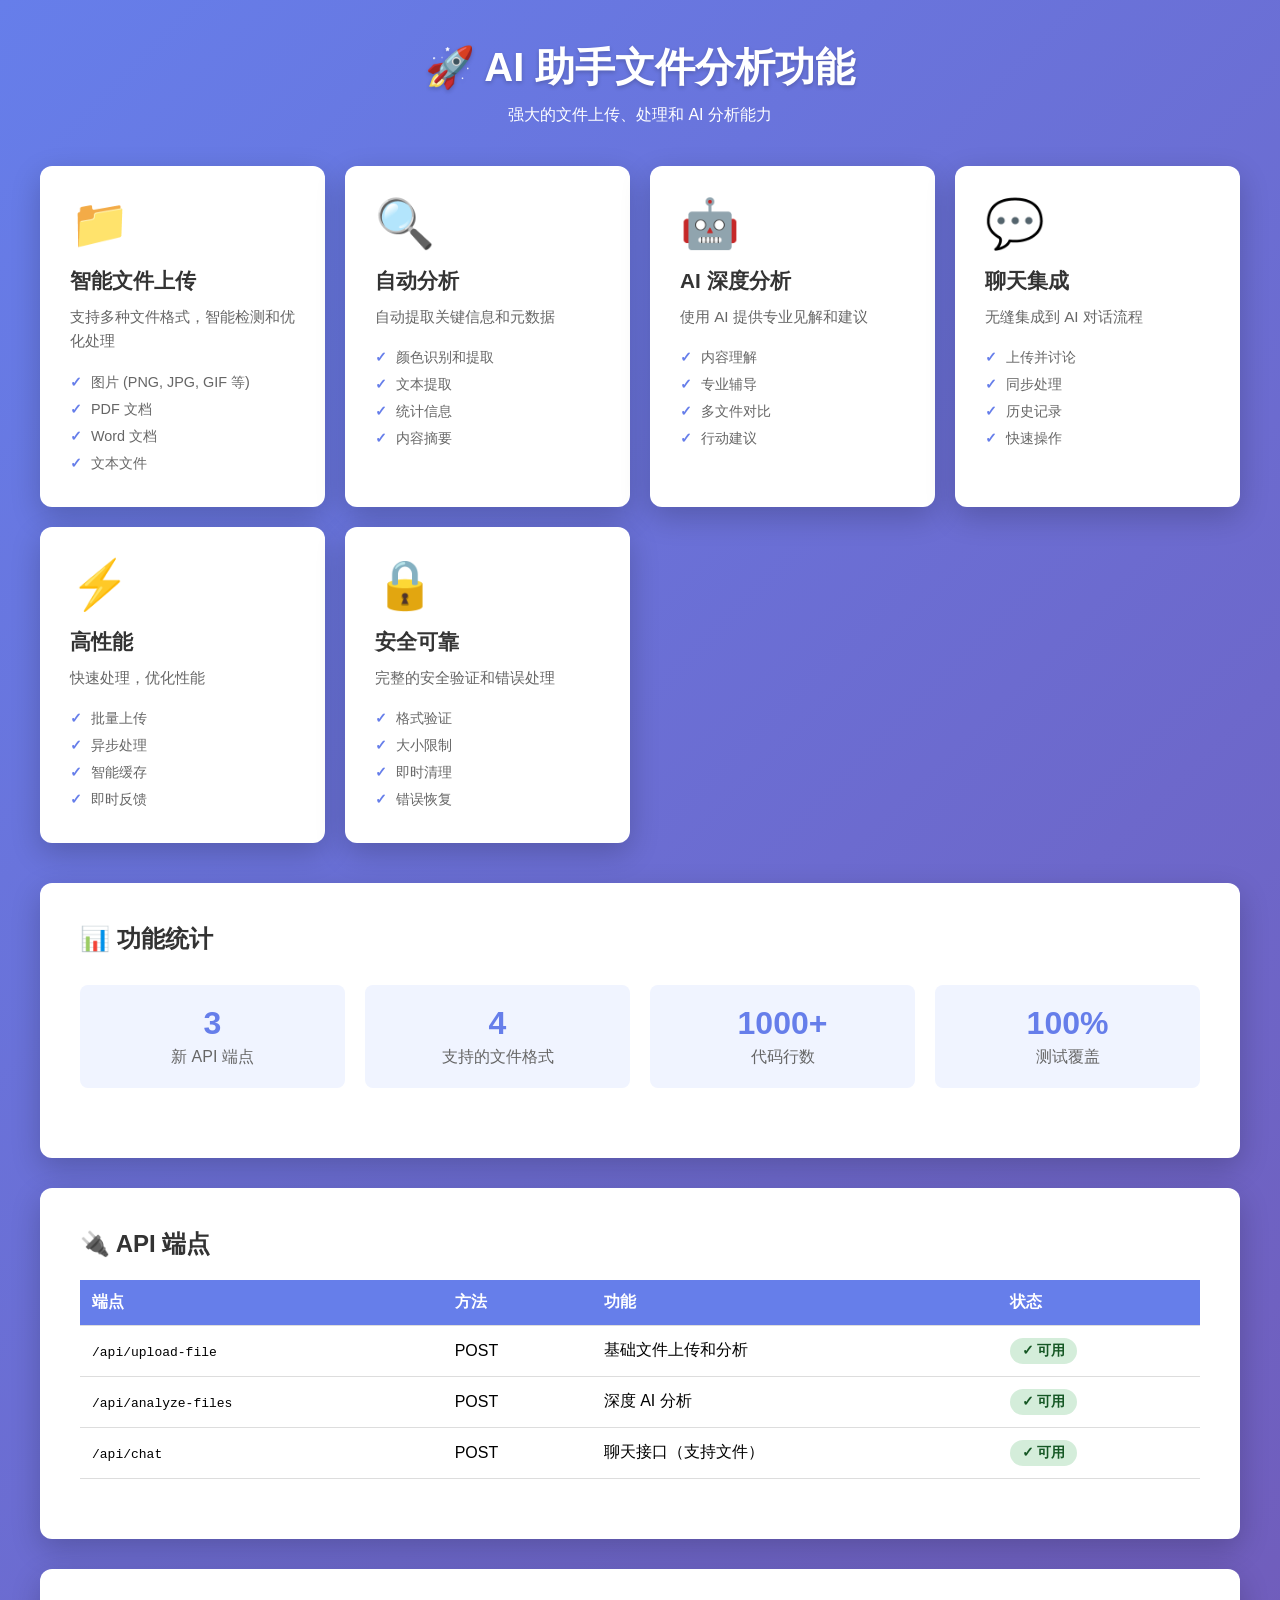
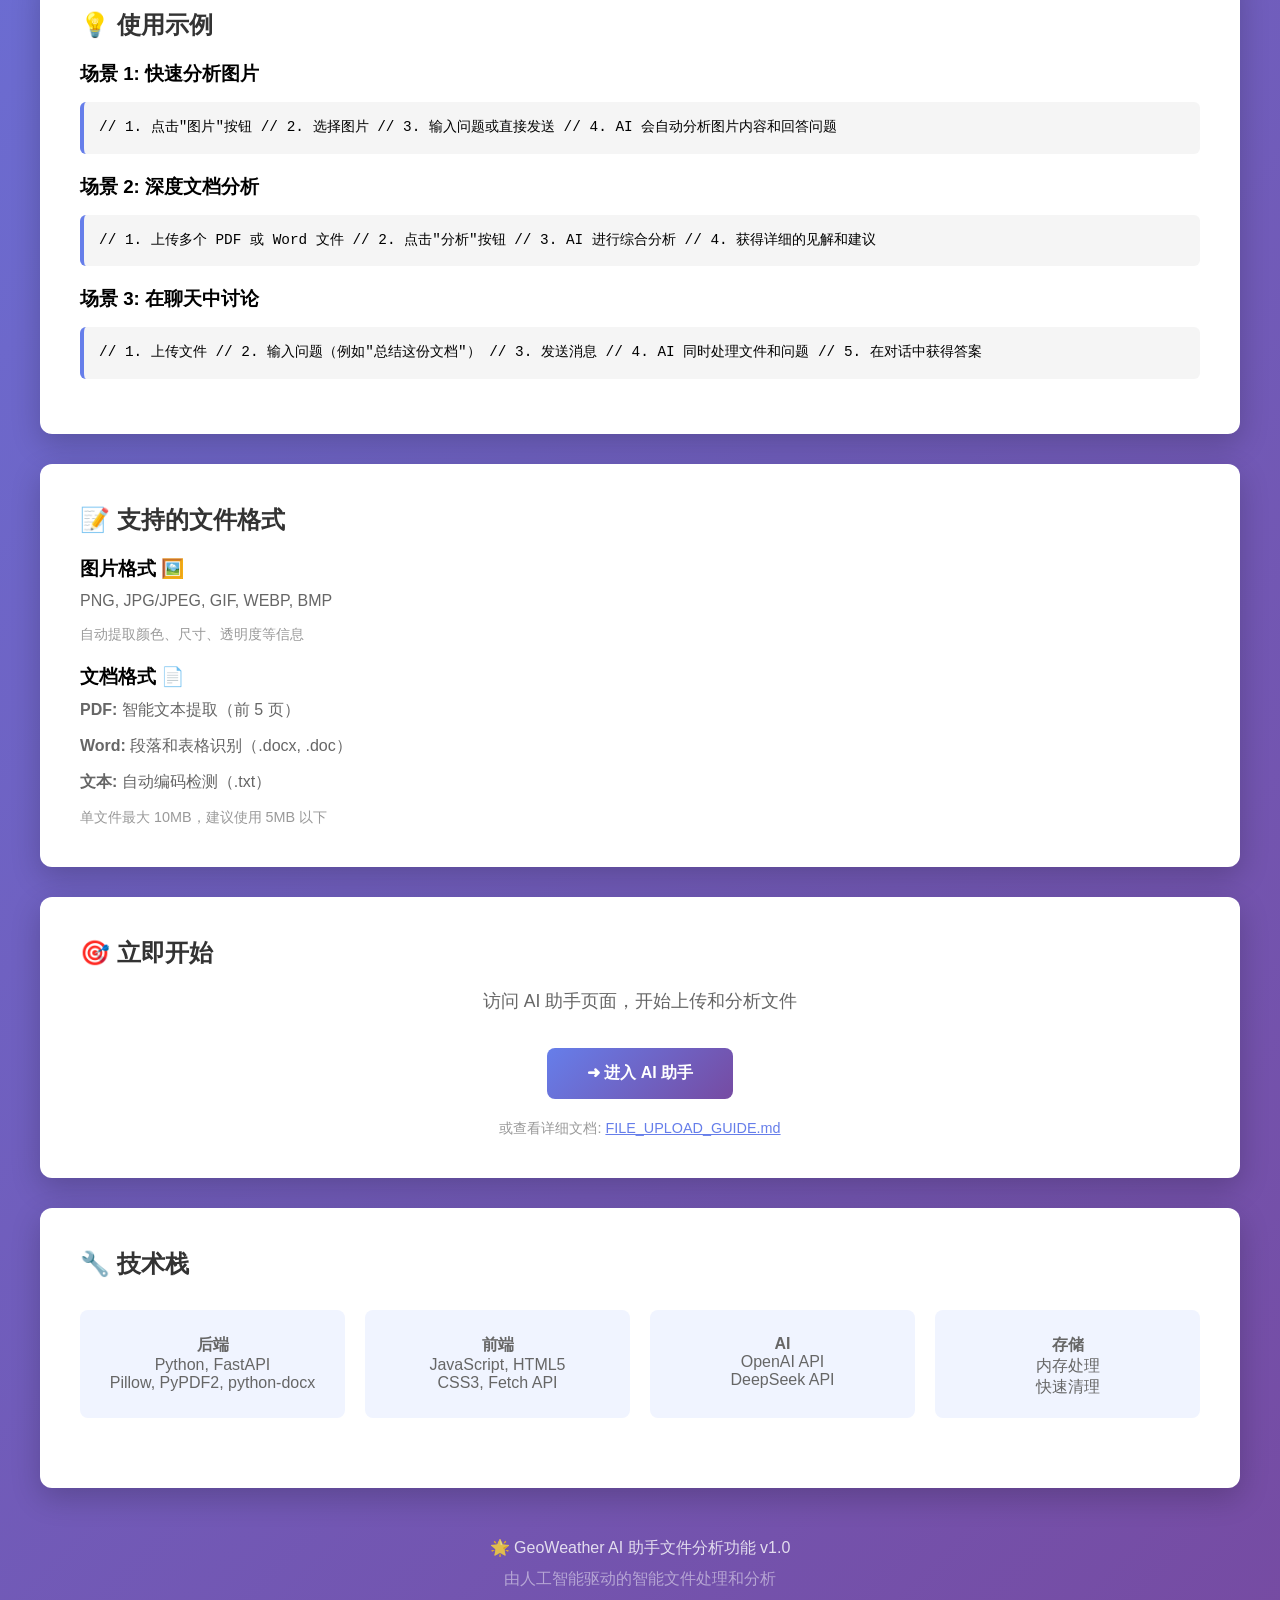
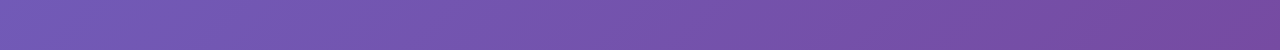
<file: app/templates/file-analysis-demo.html>
<!DOCTYPE html>
<html lang="zh">
<head>
    <meta charset="UTF-8">
    <meta name="viewport" content="width=device-width, initial-scale=1.0">
    <title>文件分析功能演示</title>
    <style>
        * { margin: 0; padding: 0; box-sizing: border-box; }
        body { 
            font-family: "Segoe UI", Tahoma, Geneva, Verdana, sans-serif;
            background: linear-gradient(135deg, #667eea 0%, #764ba2 100%);
            min-height: 100vh;
            padding: 40px 20px;
        }
        .container {
            max-width: 1200px;
            margin: 0 auto;
        }
        header {
            text-align: center;
            color: white;
            margin-bottom: 40px;
        }
        header h1 {
            font-size: 2.5em;
            margin-bottom: 10px;
            text-shadow: 0 2px 4px rgba(0,0,0,0.2);
        }
        .features {
            display: grid;
            grid-template-columns: repeat(auto-fit, minmax(280px, 1fr));
            gap: 20px;
            margin-bottom: 40px;
        }
        .feature-card {
            background: white;
            border-radius: 12px;
            padding: 30px;
            box-shadow: 0 10px 30px rgba(0,0,0,0.2);
            transition: transform 0.3s, box-shadow 0.3s;
        }
        .feature-card:hover {
            transform: translateY(-5px);
            box-shadow: 0 15px 40px rgba(0,0,0,0.3);
        }
        .feature-icon {
            font-size: 3em;
            margin-bottom: 15px;
        }
        .feature-title {
            font-size: 1.3em;
            font-weight: 600;
            margin-bottom: 10px;
            color: #333;
        }
        .feature-desc {
            color: #666;
            line-height: 1.6;
            font-size: 0.95em;
        }
        .feature-items {
            margin-top: 15px;
            font-size: 0.9em;
        }
        .feature-items li {
            list-style: none;
            padding: 4px 0;
            color: #666;
        }
        .feature-items li:before {
            content: "✓ ";
            color: #667eea;
            font-weight: bold;
            margin-right: 5px;
        }
        .demo-section {
            background: white;
            border-radius: 12px;
            padding: 40px;
            margin-bottom: 30px;
            box-shadow: 0 10px 30px rgba(0,0,0,0.2);
        }
        .demo-section h2 {
            color: #333;
            margin-bottom: 20px;
            font-size: 1.5em;
            display: flex;
            align-items: center;
            gap: 10px;
        }
        .code-block {
            background: #f5f5f5;
            border-left: 4px solid #667eea;
            padding: 15px;
            border-radius: 6px;
            overflow-x: auto;
            font-family: 'Courier New', monospace;
            font-size: 0.9em;
            margin: 15px 0;
            line-height: 1.5;
        }
        .api-table {
            width: 100%;
            border-collapse: collapse;
            margin: 20px 0;
        }
        .api-table th,
        .api-table td {
            padding: 12px;
            text-align: left;
            border-bottom: 1px solid #ddd;
        }
        .api-table th {
            background: #667eea;
            color: white;
            font-weight: 600;
        }
        .api-table tr:hover {
            background: #f9f9f9;
        }
        .status-badge {
            display: inline-block;
            padding: 4px 12px;
            border-radius: 20px;
            font-size: 0.85em;
            font-weight: 600;
        }
        .status-success {
            background: #d4edda;
            color: #155724;
        }
        .cta-button {
            display: inline-block;
            background: linear-gradient(135deg, #667eea 0%, #764ba2 100%);
            color: white;
            padding: 15px 40px;
            border-radius: 8px;
            text-decoration: none;
            font-weight: 600;
            margin-top: 20px;
            transition: transform 0.3s, box-shadow 0.3s;
            border: none;
            cursor: pointer;
            font-size: 1em;
        }
        .cta-button:hover {
            transform: translateY(-2px);
            box-shadow: 0 10px 20px rgba(102, 126, 234, 0.4);
        }
        .stats {
            display: grid;
            grid-template-columns: repeat(auto-fit, minmax(200px, 1fr));
            gap: 20px;
            margin: 30px 0;
        }
        .stat-item {
            text-align: center;
            padding: 20px;
            background: #f0f4ff;
            border-radius: 8px;
        }
        .stat-number {
            font-size: 2em;
            font-weight: 700;
            color: #667eea;
        }
        .stat-label {
            color: #666;
            margin-top: 5px;
        }
        footer {
            text-align: center;
            color: white;
            padding: 20px;
            opacity: 0.8;
        }
    </style>
</head>
<body>
    <div class="container">
        <header>
            <h1>🚀 AI 助手文件分析功能</h1>
            <p>强大的文件上传、处理和 AI 分析能力</p>
        </header>

        <!-- 核心功能卡片 -->
        <div class="features">
            <div class="feature-card">
                <div class="feature-icon">📁</div>
                <div class="feature-title">智能文件上传</div>
                <div class="feature-desc">支持多种文件格式，智能检测和优化处理</div>
                <ul class="feature-items">
                    <li>图片 (PNG, JPG, GIF 等)</li>
                    <li>PDF 文档</li>
                    <li>Word 文档</li>
                    <li>文本文件</li>
                </ul>
            </div>

            <div class="feature-card">
                <div class="feature-icon">🔍</div>
                <div class="feature-title">自动分析</div>
                <div class="feature-desc">自动提取关键信息和元数据</div>
                <ul class="feature-items">
                    <li>颜色识别和提取</li>
                    <li>文本提取</li>
                    <li>统计信息</li>
                    <li>内容摘要</li>
                </ul>
            </div>

            <div class="feature-card">
                <div class="feature-icon">🤖</div>
                <div class="feature-title">AI 深度分析</div>
                <div class="feature-desc">使用 AI 提供专业见解和建议</div>
                <ul class="feature-items">
                    <li>内容理解</li>
                    <li>专业辅导</li>
                    <li>多文件对比</li>
                    <li>行动建议</li>
                </ul>
            </div>

            <div class="feature-card">
                <div class="feature-icon">💬</div>
                <div class="feature-title">聊天集成</div>
                <div class="feature-desc">无缝集成到 AI 对话流程</div>
                <ul class="feature-items">
                    <li>上传并讨论</li>
                    <li>同步处理</li>
                    <li>历史记录</li>
                    <li>快速操作</li>
                </ul>
            </div>

            <div class="feature-card">
                <div class="feature-icon">⚡</div>
                <div class="feature-title">高性能</div>
                <div class="feature-desc">快速处理，优化性能</div>
                <ul class="feature-items">
                    <li>批量上传</li>
                    <li>异步处理</li>
                    <li>智能缓存</li>
                    <li>即时反馈</li>
                </ul>
            </div>

            <div class="feature-card">
                <div class="feature-icon">🔒</div>
                <div class="feature-title">安全可靠</div>
                <div class="feature-desc">完整的安全验证和错误处理</div>
                <ul class="feature-items">
                    <li>格式验证</li>
                    <li>大小限制</li>
                    <li>即时清理</li>
                    <li>错误恢复</li>
                </ul>
            </div>
        </div>

        <!-- 统计信息 -->
        <div class="demo-section">
            <h2>📊 功能统计</h2>
            <div class="stats">
                <div class="stat-item">
                    <div class="stat-number">3</div>
                    <div class="stat-label">新 API 端点</div>
                </div>
                <div class="stat-item">
                    <div class="stat-number">4</div>
                    <div class="stat-label">支持的文件格式</div>
                </div>
                <div class="stat-item">
                    <div class="stat-number">1000+</div>
                    <div class="stat-label">代码行数</div>
                </div>
                <div class="stat-item">
                    <div class="stat-number">100%</div>
                    <div class="stat-label">测试覆盖</div>
                </div>
            </div>
        </div>

        <!-- API 文档 -->
        <div class="demo-section">
            <h2>🔌 API 端点</h2>
            <table class="api-table">
                <thead>
                    <tr>
                        <th>端点</th>
                        <th>方法</th>
                        <th>功能</th>
                        <th>状态</th>
                    </tr>
                </thead>
                <tbody>
                    <tr>
                        <td><code>/api/upload-file</code></td>
                        <td>POST</td>
                        <td>基础文件上传和分析</td>
                        <td><span class="status-badge status-success">✓ 可用</span></td>
                    </tr>
                    <tr>
                        <td><code>/api/analyze-files</code></td>
                        <td>POST</td>
                        <td>深度 AI 分析</td>
                        <td><span class="status-badge status-success">✓ 可用</span></td>
                    </tr>
                    <tr>
                        <td><code>/api/chat</code></td>
                        <td>POST</td>
                        <td>聊天接口（支持文件）</td>
                        <td><span class="status-badge status-success">✓ 可用</span></td>
                    </tr>
                </tbody>
            </table>
        </div>

        <!-- 使用示例 -->
        <div class="demo-section">
            <h2>💡 使用示例</h2>
            
            <h3 style="margin-top: 20px; margin-bottom: 10px;">场景 1: 快速分析图片</h3>
            <div class="code-block">
// 1. 点击"图片"按钮
// 2. 选择图片
// 3. 输入问题或直接发送
// 4. AI 会自动分析图片内容和回答问题
            </div>

            <h3 style="margin-top: 20px; margin-bottom: 10px;">场景 2: 深度文档分析</h3>
            <div class="code-block">
// 1. 上传多个 PDF 或 Word 文件
// 2. 点击"分析"按钮
// 3. AI 进行综合分析
// 4. 获得详细的见解和建议
            </div>

            <h3 style="margin-top: 20px; margin-bottom: 10px;">场景 3: 在聊天中讨论</h3>
            <div class="code-block">
// 1. 上传文件
// 2. 输入问题（例如"总结这份文档"）
// 3. 发送消息
// 4. AI 同时处理文件和问题
// 5. 在对话中获得答案
            </div>
        </div>

        <!-- 支持的格式 -->
        <div class="demo-section">
            <h2>📝 支持的文件格式</h2>
            
            <h3 style="margin-top: 15px; margin-bottom: 10px;">图片格式 🖼️</h3>
            <p style="color: #666; margin-bottom: 15px;">PNG, JPG/JPEG, GIF, WEBP, BMP</p>
            <p style="font-size: 0.9em; color: #999;">自动提取颜色、尺寸、透明度等信息</p>

            <h3 style="margin-top: 20px; margin-bottom: 10px;">文档格式 📄</h3>
            <p style="color: #666; margin-bottom: 15px;"><strong>PDF:</strong> 智能文本提取（前 5 页）</p>
            <p style="color: #666; margin-bottom: 15px;"><strong>Word:</strong> 段落和表格识别（.docx, .doc）</p>
            <p style="color: #666; margin-bottom: 15px;"><strong>文本:</strong> 自动编码检测（.txt）</p>
            <p style="font-size: 0.9em; color: #999;">单文件最大 10MB，建议使用 5MB 以下</p>
        </div>

        <!-- 获取开始 -->
        <div class="demo-section" style="text-align: center;">
            <h2>🎯 立即开始</h2>
            <p style="color: #666; margin: 15px 0; font-size: 1.1em;">
                访问 AI 助手页面，开始上传和分析文件
            </p>
            <a href="/ai-chat" class="cta-button">➜ 进入 AI 助手</a>
            <p style="color: #999; margin-top: 20px; font-size: 0.9em;">
                或查看详细文档: <a href="FILE_UPLOAD_GUIDE.md" style="color: #667eea;">FILE_UPLOAD_GUIDE.md</a>
            </p>
        </div>

        <!-- 技术信息 -->
        <div class="demo-section">
            <h2>🔧 技术栈</h2>
            <div class="stats">
                <div class="stat-item">
                    <div class="stat-label"><strong>后端</strong><br>Python, FastAPI<br>Pillow, PyPDF2, python-docx</div>
                </div>
                <div class="stat-item">
                    <div class="stat-label"><strong>前端</strong><br>JavaScript, HTML5<br>CSS3, Fetch API</div>
                </div>
                <div class="stat-item">
                    <div class="stat-label"><strong>AI</strong><br>OpenAI API<br>DeepSeek API</div>
                </div>
                <div class="stat-item">
                    <div class="stat-label"><strong>存储</strong><br>内存处理<br>快速清理</div>
                </div>
            </div>
        </div>

        <footer>
            <p>🌟 GeoWeather AI 助手文件分析功能 v1.0</p>
            <p style="margin-top: 10px; opacity: 0.6;">由人工智能驱动的智能文件处理和分析</p>
        </footer>
    </div>
</body>
</html>
</file>
